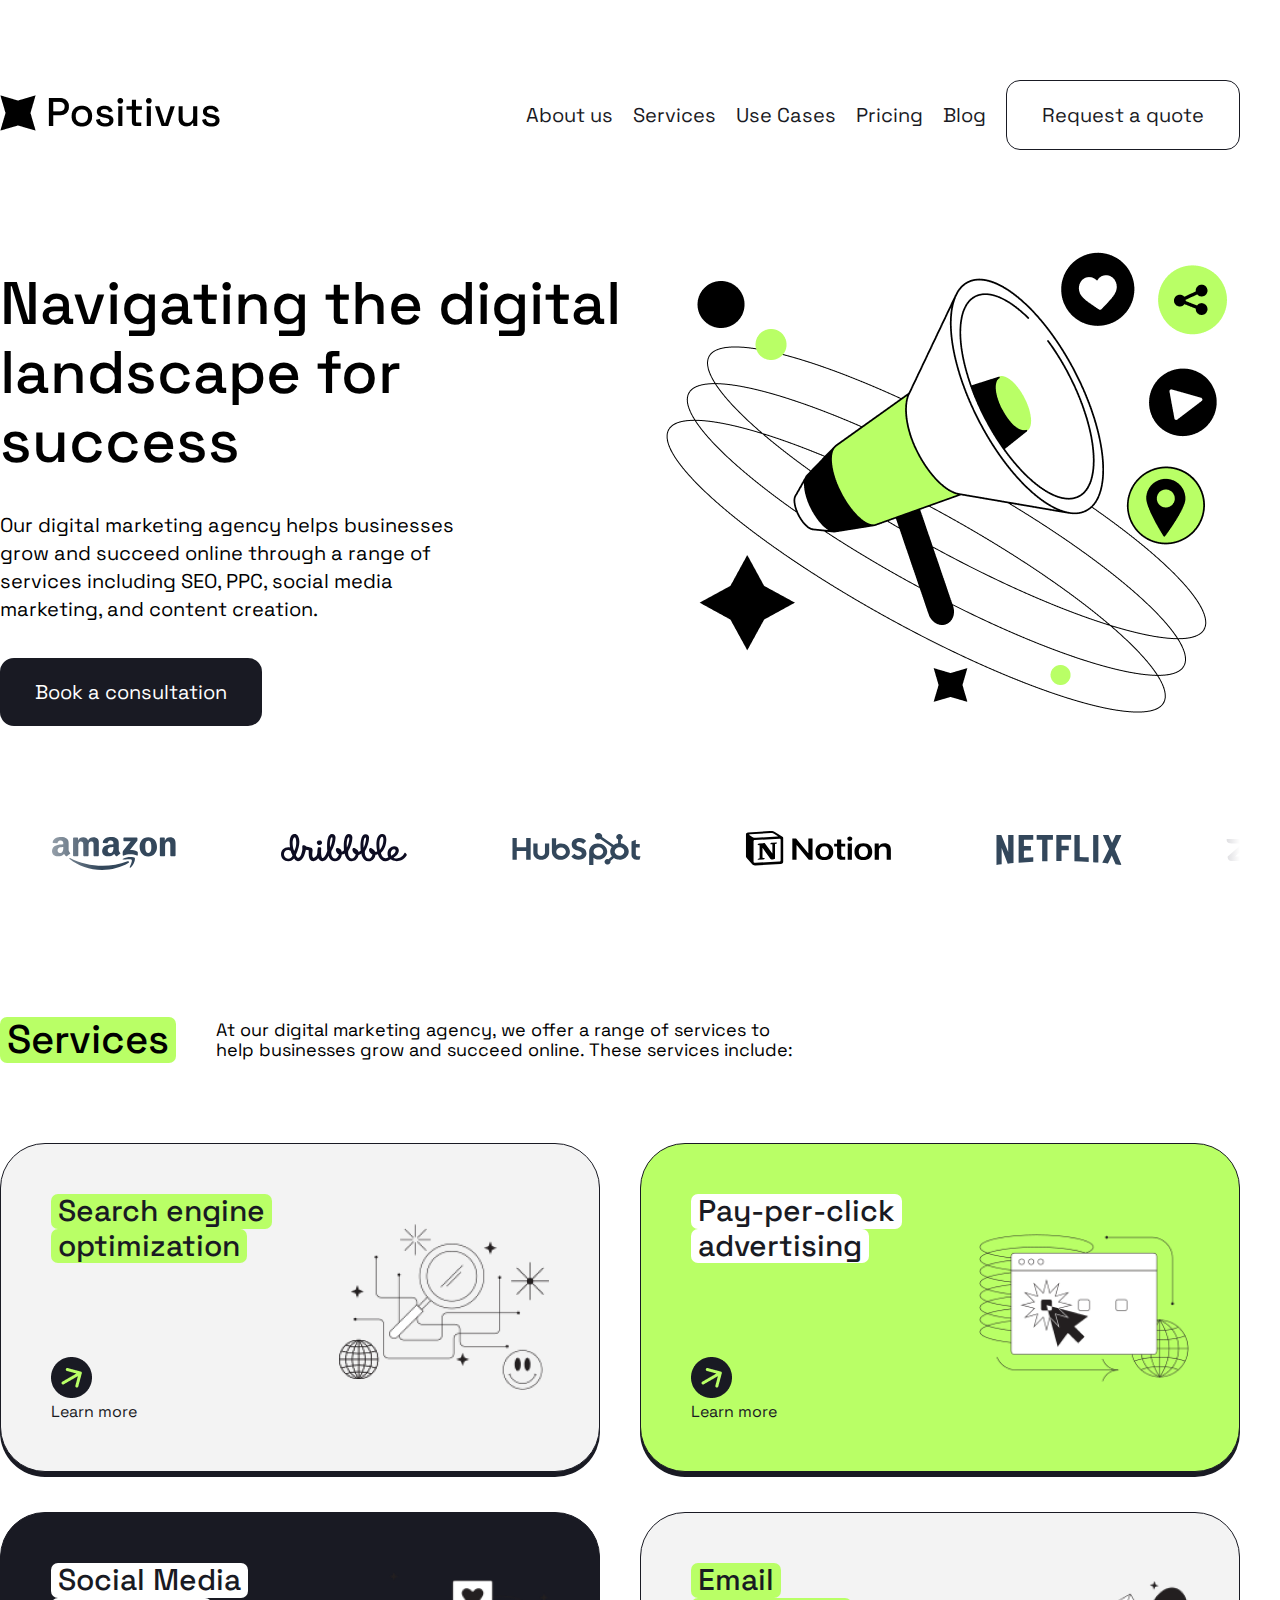
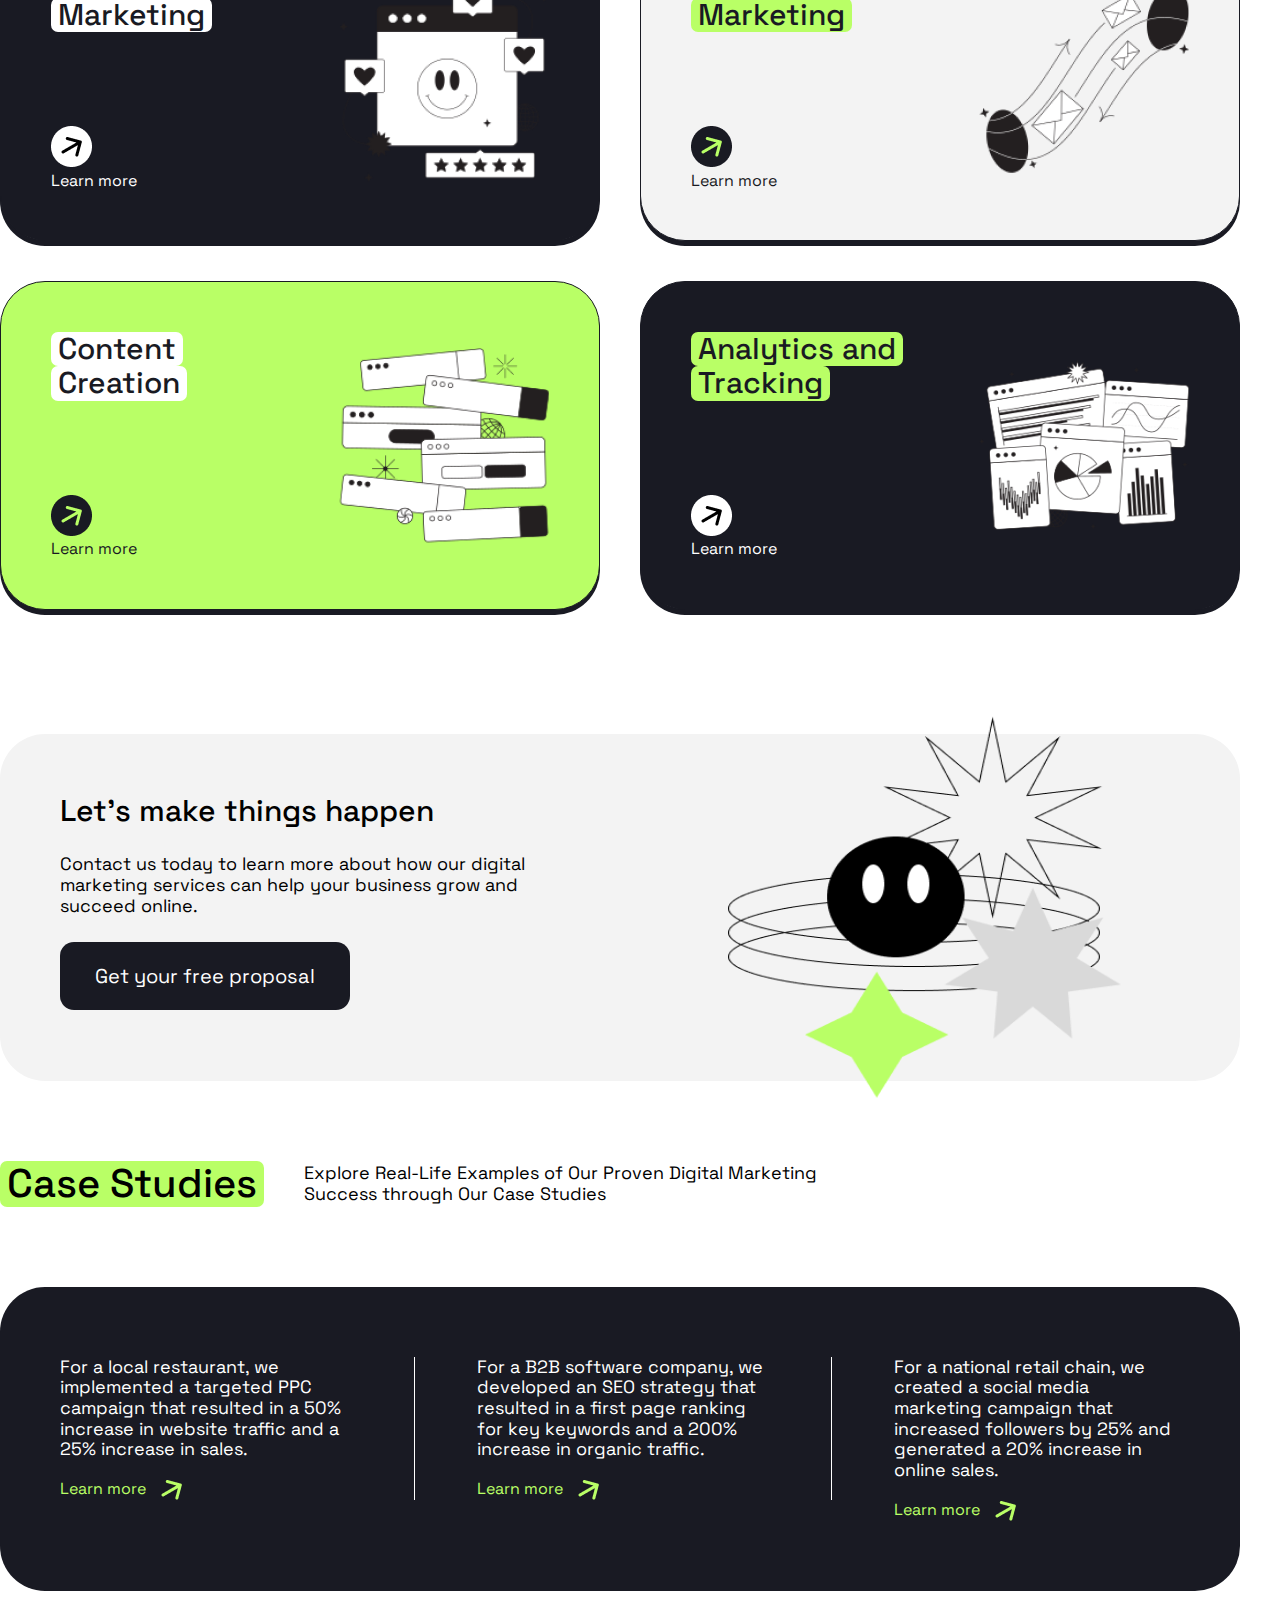
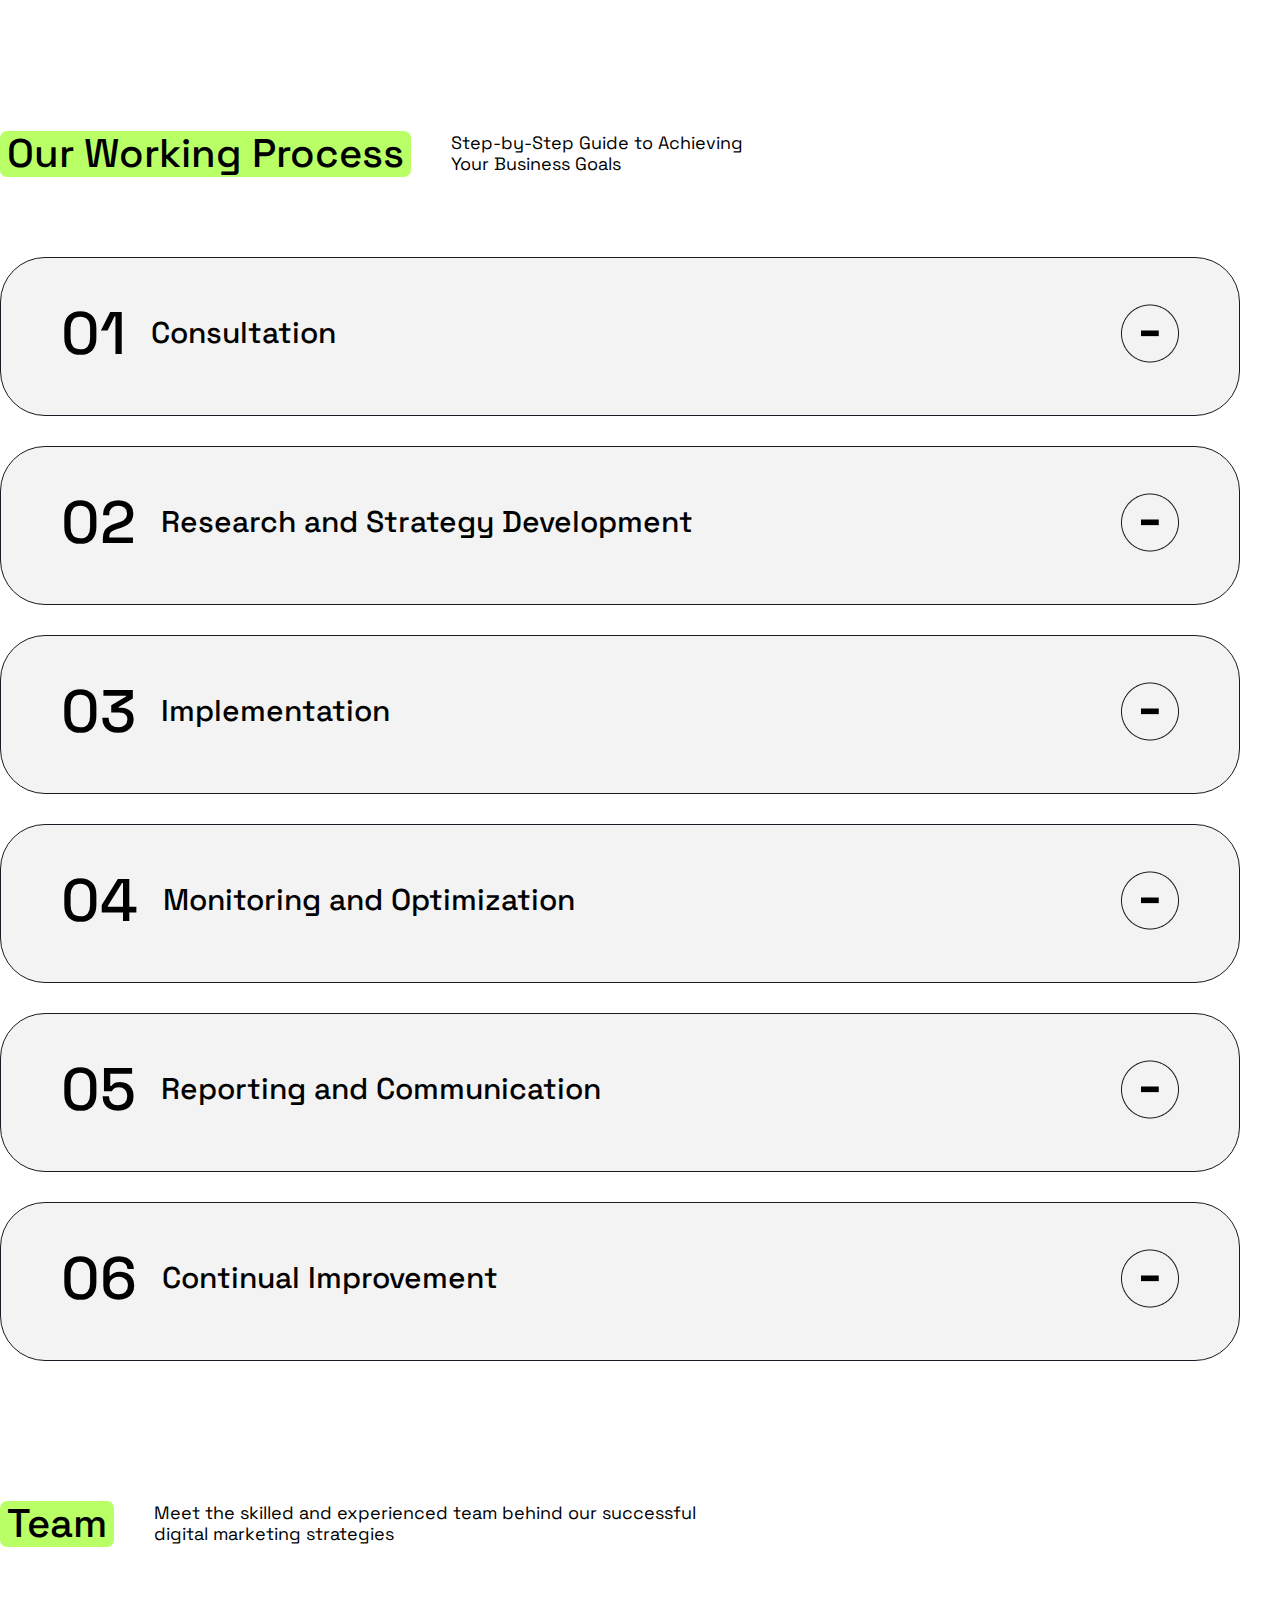
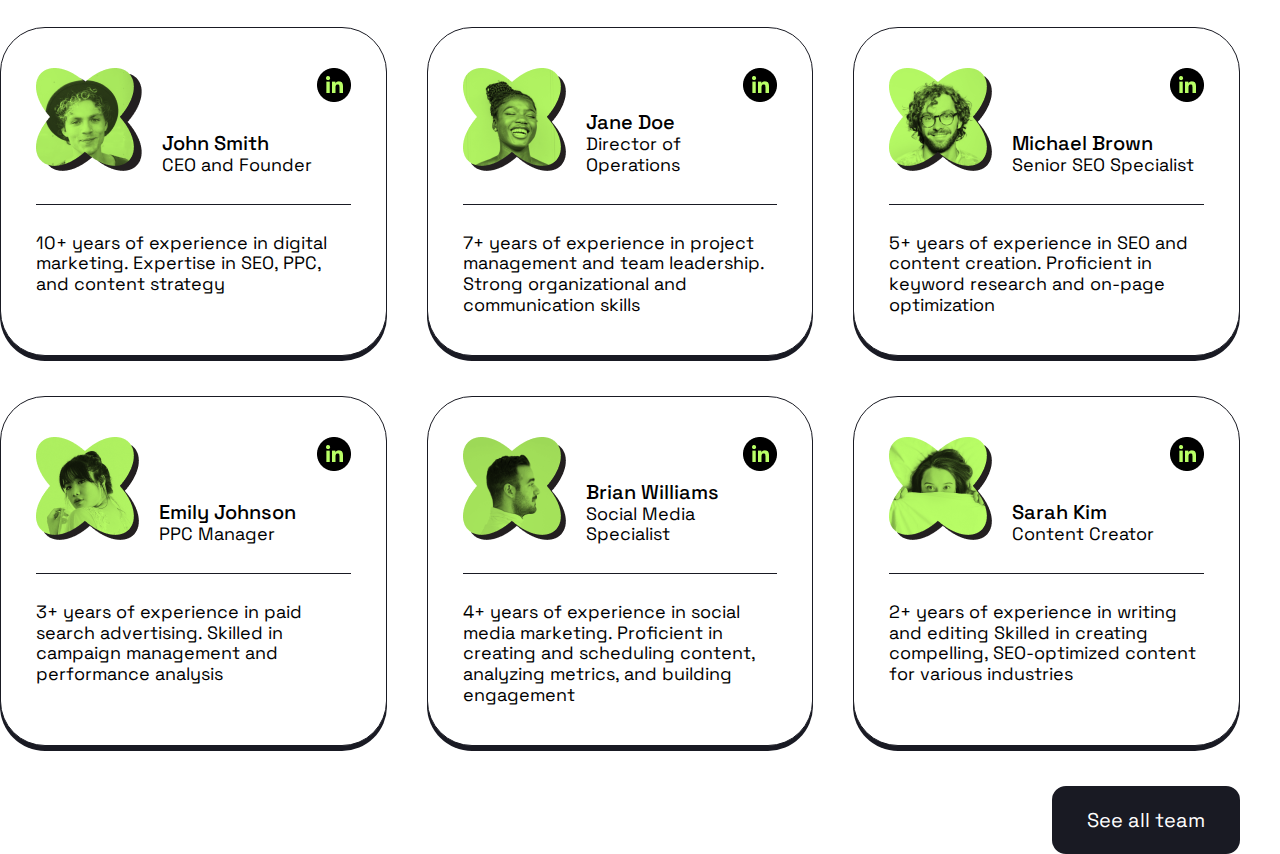
<file: index.html>
<!DOCTYPE html>
<html lang="en">
  <head>
    <meta charset="UTF-8" />
    <meta name="viewport" content="width=device-width, initial-scale=1.0" />
    <title>Document</title>
    <link rel="preconnect" href="https://fonts.googleapis.com" />
    <link rel="preconnect" href="https://fonts.gstatic.com" crossorigin />
    <link
      href="https://fonts.googleapis.com/css2?family=Space+Grotesk:wght@300..700&display=swap"
      rel="stylesheet"
    />
    <link rel="stylesheet" href="css/normalize.css" />
    <link rel="stylesheet" href="css/styles.css" />
  </head>
  <body>
    <div class="wrapper">
      <section>
        <header>
          <a href="index.html"
            ><img src="img/logo-header.png" alt="header logo"
          /></a>
          <nav>
            <ul>
              <li><a href="#">About us</a></li>
              <li><a href="#">Services</a></li>
              <li><a href="#">Use Cases</a></li>
              <li><a href="#">Pricing</a></li>
              <li><a href="#">Blog</a></li>
              <li><a href="#" class="request">Request a quote</a></li>
            </ul>
          </nav>
        </header>
        <main>
          <div>
            <h1>Navigating the digital landscape for success</h1>
            <p>
              Our digital marketing agency helps businesses grow and succeed
              online through a range of services including SEO, PPC, social
              media marketing, and content creation.
            </p>
            <a href="">Book a consultation</a>
          </div>
          <img src="img/Illustration1.png" alt="Illustration1" />
        </main>
        <div class="logo-container">
          <div class="logo-track">
            <a href="https://amazon.com"
              ><img src="img/amazon-logo.svg" alt="amazon-logo"
            /></a>
            <a href="https://dribbble.com"
              ><img
                src="img/dribble-logo.svg"
                alt="dribble-logo"
                color="#0d0c22;"
            /></a>
            <a href="https://hubspot.com"
              ><img src="img/hubspot-logo.svg" alt="hubspot-logo"
            /></a>
            <a href="https://notion.com"
              ><img src="img/notion-logo.svg" alt="notion-logo"
            /></a>
            <a href="https://netflix.com"
              ><img src="img/netflix-logo.svg" alt="netflix-logo"
            /></a>
            <a href="https://zoom.com"
              ><img src="img/zoom-logo.svg" alt="zoom-logo"
            /></a>

            <a href="https://amazon.com"
              ><img src="img/amazon-logo.svg" alt="amazon-logo"
            /></a>
            <a href="https://dribbble.com/"
              ><img
                src="img/dribble-logo.svg"
                alt="dribble-logo"
                color="#0d0c22;"
            /></a>
            <a href="https://hubspot.com"
              ><img src="img/hubspot-logo.svg" alt="hubspot-logo"
            /></a>
            <a href="https://notion.com"
              ><img src="img/notion-logo.svg" alt="notion-logo"
            /></a>
            <a href="https://netflix.com"
              ><img src="img/netflix-logo.svg" alt="netflix-logo"
            /></a>
            <a href="https://zoom.com"
              ><img src="img/zoom-logo.svg" alt="zoom-logo"
            /></a>
          </div>
        </div>
      </section>
      <!-- SERVICES -->
      <section class="services">
        <div class="services-header">
          <h3>Services</h3>
          <p>
            At our digital marketing agency, we offer a range of services to
            help businesses grow and succeed online. These services include:
          </p>
        </div>
        <!-- GRID -->
        <div class="services-grid">
          <!-- grid 1 -->
          <div class="grid-item-1">
            <div class="info-block">
              <div class="grid-item-header">
                <span class="grid-item-header-part-1">Search engine</span>
                <span class="grid-item-header-part-1">optimization</span>
              </div>
              <div>
                <a href="#">
                  <img src="img/green-arrow.png" alt="green-arrow" />
                  <p>Learn more</p>
                </a>
              </div>
            </div>
            <img src="img/grid-img-1.png" alt="grid-img-1" />
          </div>
          <!-- grid 2 -->
          <div class="grid-item-2">
            <div class="info-block">
              <div class="grid-item-header">
                <span class="grid-item-header-part-2">Pay-per-click</span>
                <span class="grid-item-header-part-2">advertising</span>
              </div>
              <div>
                <a href="#">
                  <img src="img/green-arrow.png" alt="green-arrow" />
                  <p>Learn more</p>
                </a>
              </div>
            </div>
            <img src="img/grid-img-2.png" alt="grid-img-2" />
          </div>
          <!-- grid 3 -->
          <div class="grid-item-3">
            <div class="info-block">
              <div class="grid-item-header">
                <span class="grid-item-header-part-3">Social Media</span>
                <span class="grid-item-header-part-3">Marketing</span>
              </div>
              <div>
                <a href="#">
                  <img src="img/black-arrow.png" alt="black-arrow" />
                  <p>Learn more</p>
                </a>
              </div>
            </div>
            <img src="img/grid-img-3.png" alt="grid-img-3" />
          </div>
          <!-- grid 4 -->
          <div class="grid-item-1">
            <div class="info-block">
              <div class="grid-item-header">
                <span class="grid-item-header-part-1">Email</span>
                <span class="grid-item-header-part-1">Marketing</span>
              </div>
              <div>
                <a href="#">
                  <img src="img/green-arrow.png" alt="green-arrow" />
                  <p>Learn more</p>
                </a>
              </div>
            </div>
            <img src="img/grid-img-4.png" alt="grid-img-4" />
          </div>
          <!-- grid 5 -->
          <div class="grid-item-2">
            <div class="info-block">
              <div class="grid-item-header">
                <span class="grid-item-header-part-2">Content</span>
                <span class="grid-item-header-part-2">Creation</span>
              </div>
              <div>
                <a href="#">
                  <img src="img/green-arrow.png" alt="green-arrow" />
                  <p>Learn more</p>
                </a>
              </div>
            </div>
            <img src="img/grid-img-5.png" alt="grid-img-5" />
          </div>
          <!-- grid 6 -->
          <div class="grid-item-3">
            <div class="info-block">
              <div class="grid-item-header">
                <span class="grid-item-header-part-3 greed-custom-text"
                  >Analytics and
                </span>
                <span class="grid-item-header-part-3 greed-custom-text"
                  >Tracking</span
                >
              </div>
              <div>
                <a href="#">
                  <img src="img/black-arrow.png" alt="black-arrow" />
                  <p>Learn more</p>
                </a>
              </div>
            </div>
            <img src="img/grid-img-6.png" alt="grid-img-6" />
          </div>
        </div>
        <div class="lead-block-1">
          <div>
            <h3>Let’s make things happen</h3>
            <p>
              Contact us today to learn more about how our digital marketing
              services can help your business grow and succeed online.
            </p>
            <a href="#">Get your free proposal</a>
          </div>
          <img src="img/grid-img-7.png" alt="grid-img-7" />
        </div>
      </section>
      <!-- CASES -->
      <section class="cases">
        <div class="cases-header">
          <h3>Case Studies</h3>
          <p>
            Explore Real-Life Examples of Our Proven Digital Marketing Success
            through Our Case Studies
          </p>
        </div>
        <div class="cases-block">
          <div>
            <p>
              For a local restaurant, we implemented a targeted PPC campaign
              that resulted in a 50% increase in website traffic and a 25%
              increase in sales.
            </p>
            <a href="#">
              Learn more
              <img src="img/green-arrow-small.png" alt="green-arrow-small" />
            </a>
          </div>
          <div>
            <p>
              For a B2B software company, we developed an SEO strategy that
              resulted in a first page ranking for key keywords and a 200%
              increase in organic traffic.
            </p>
            <a href="#">
              Learn more
              <img src="img/green-arrow-small.png" alt="green-arrow-small" />
            </a>
          </div>
          <div>
            <p>
              For a national retail chain, we created a social media marketing
              campaign that increased followers by 25% and generated a 20%
              increase in online sales.
            </p>
            <a href="#">
              Learn more
              <img src="img/green-arrow-small.png" alt="green-arrow-small" />
            </a>
          </div>
        </div>
      </section>

      <!-- WORKING PROCESS -->
      <section class="process">
        <div class="process-header">
          <h3>Our Working Process</h3>
          <p>Step-by-Step Guide to Achieving Your Business Goals</p>
        </div>

        <div class="process-step">
          <div class="top-block">
            <div class="text-block">
              <h1>01</h1>
              <h2>Consultation</h2>
            </div>
            <img src="img/minus-icon.png" alt="minus-icon" class="icon-img" />
          </div>
          <p>
            During the initial consultation, we will discuss your business goals
            and objectives, target audience, and current marketing efforts. This
            will allow us to understand your needs and tailor our services to
            best fit your requirements.
          </p>
        </div>

        <div class="process-step">
          <div class="top-block">
            <div class="text-block">
              <h1>02</h1>
              <h2>Research and Strategy Development</h2>
            </div>
            <img src="img/minus-icon.png" alt="minus-icon" class="icon-img" />
          </div>
          <p>
            During the initial consultation, we will discuss your business goals
            and objectives, target audience, and current marketing efforts. This
            will allow us to understand your needs and tailor our services to
            best fit your requirements.
          </p>
        </div>

        <div class="process-step">
          <div class="top-block">
            <div class="text-block">
              <h1>03</h1>
              <h2>Implementation</h2>
            </div>
            <img src="img/minus-icon.png" alt="minus-icon" class="icon-img" />
          </div>
          <p>
            During the initial consultation, we will discuss your business goals
            and objectives, target audience, and current marketing efforts. This
            will allow us to understand your needs and tailor our services to
            best fit your requirements.
          </p>
        </div>

        <div class="process-step">
          <div class="top-block">
            <div class="text-block">
              <h1>04</h1>
              <h2>Monitoring and Optimization</h2>
            </div>
            <img src="img/minus-icon.png" alt="minus-icon" class="icon-img" />
          </div>
          <p>
            During the initial consultation, we will discuss your business goals
            and objectives, target audience, and current marketing efforts. This
            will allow us to understand your needs and tailor our services to
            best fit your requirements.
          </p>
        </div>

        <div class="process-step">
          <div class="top-block">
            <div class="text-block">
              <h1>05</h1>
              <h2>Reporting and Communication</h2>
            </div>
            <img src="img/minus-icon.png" alt="minus-icon" class="icon-img" />
          </div>
          <p>
            During the initial consultation, we will discuss your business goals
            and objectives, target audience, and current marketing efforts. This
            will allow us to understand your needs and tailor our services to
            best fit your requirements.
          </p>
        </div>

        <div class="process-step">
          <div class="top-block">
            <div class="text-block">
              <h1>06</h1>
              <h2>Continual Improvement</h2>
            </div>
            <img src="img/minus-icon.png" alt="minus-icon" class="icon-img" />
          </div>
          <p>
            During the initial consultation, we will discuss your business goals
            and objectives, target audience, and current marketing efforts. This
            will allow us to understand your needs and tailor our services to
            best fit your requirements.
          </p>
        </div>
      </section>

      <!-- TEAM -->
      <section class="team">
        <div class="team-header">
          <h3>Team</h3>
          <p>
            Meet the skilled and experienced team behind our successful digital
            marketing strategies
          </p>
        </div>
        <div class="team-grid">
          <div class="team-item">
            <div class="title-block">
              <img src="img/team-photo/john-smith.png" alt="john smith" />
              <div class="title-text">
                <h3>John Smith</h3>
                <p>CEO and Founder</p>
              </div>
              <a href="linkedin.com"
                ><img
                  src="img/team-photo/linkedin-icon-small.png"
                  alt="linkedin-icon-small"
              /></a>
            </div>
            <p>
              10+ years of experience in digital marketing. Expertise in SEO,
              PPC, and content strategy
            </p>
          </div>

          <div class="team-item">
            <div class="title-block">
              <img src="img/team-photo/jane-doe.png" alt="jane doe" />
              <div class="title-text">
                <h3>Jane Doe</h3>
                <p>Director of Operations</p>
              </div>
              <a href="linkedin.com"
                ><img
                  src="img/team-photo/linkedin-icon-small.png"
                  alt="linkedin-icon-small"
              /></a>
            </div>
            <p>
              7+ years of experience in project management and team leadership.
              Strong organizational and communication skills
            </p>
          </div>

          <div class="team-item">
            <div class="title-block">
              <img
                src="img/team-photo/michael-brown.png"
                alt="michael michael-brown"
              />
              <div class="title-text">
                <h3>Michael Brown</h3>
                <p>Senior SEO Specialist</p>
              </div>
              <a href="linkedin.com"
                ><img
                  src="img/team-photo/linkedin-icon-small.png"
                  alt="linkedin-icon-small"
              /></a>
            </div>
            <p>
              5+ years of experience in SEO and content creation. Proficient in
              keyword research and on-page optimization
            </p>
          </div>

          <div class="team-item">
            <div class="title-block">
              <img src="img/team-photo/emily-Johnson.png" alt="emily-Johnson" />
              <div class="title-text">
                <h3>Emily Johnson</h3>
                <p>PPC Manager</p>
              </div>
              <a href="linkedin.com"
                ><img
                  src="img/team-photo/linkedin-icon-small.png"
                  alt="linkedin-icon-small"
              /></a>
            </div>
            <p>
              3+ years of experience in paid search advertising. Skilled in
              campaign management and performance analysis
            </p>
          </div>

          <div class="team-item">
            <div class="title-block">
              <img
                src="img/team-photo/Brian-Williams.png"
                alt="Brian-Williams"
              />
              <div class="title-text">
                <h3>Brian Williams</h3>
                <p>Social Media Specialist</p>
              </div>
              <a href="linkedin.com"
                ><img
                  src="img/team-photo/linkedin-icon-small.png"
                  alt="linkedin-icon-small"
              /></a>
            </div>
            <p>
              4+ years of experience in social media marketing. Proficient in
              creating and scheduling content, analyzing metrics, and building
              engagement
            </p>
          </div>

          <div class="team-item">
            <div class="title-block">
              <img src="img/team-photo/sarah-kim.png" alt="sarah-kim" />
              <div class="title-text">
                <h3>Sarah Kim</h3>
                <p>Content Creator</p>
              </div>
              <a href="linkedin.com"
                ><img
                  src="img/team-photo/linkedin-icon-small.png"
                  alt="linkedin-icon-small"
              /></a>
            </div>
            <p>
              2+ years of experience in writing and editing Skilled in creating
              compelling, SEO-optimized content for various industries
            </p>
          </div>
        </div>
        <a href="#">See all team</a>
      </section>
    </div>
  </body>
</html>
</file>
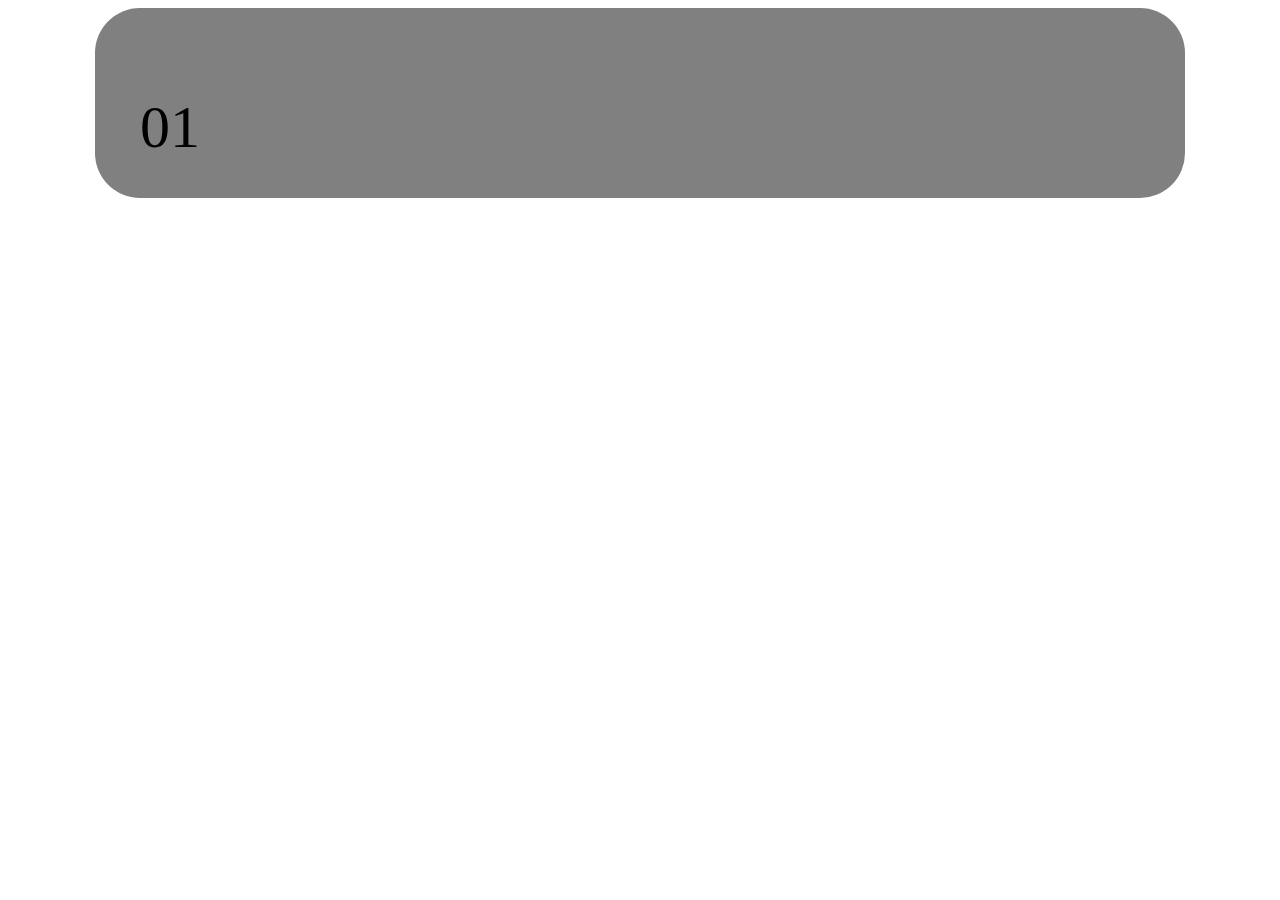
<file: test.html>
<!DOCTYPE html>
<html lang="en">
  <head>
    <meta charset="UTF-8" />
    <meta name="viewport" content="width=device-width, initial-scale=1.0" />
    <title>Document</title>
    <link rel="stylesheet" href="teststyle.css" />
  </head>
  <body>
    <div class="wrapper">
      <h1>01</h1>
      <h2>Consultation</h2>

      <p>
        During the initial consultation, we will discuss your business goals and
        objectives, target audience, and current marketing efforts. This will
        allow us to understand your needs and tailor our services to best fit
        your requirements.
      </p>
    </div>
  </body>
</html>
</file>
<file: css/styles.css>
:root {
  /* FOONT */
  --font-family: "Space Grotesk", sans-serif;
  /* COLORS */
  --green: #B9FF66;
  --dark: #191A23;
  --grey: #F3F3F3;
  --white: #ffffff;
}

body {
  font-family: var(--font-family);
  width: 1440px;
  background: #ffffff;
  margin: 0 auto;
}

.wrapper {
  width: 1240px;
}

header {
  display: flex;
  flex-direction: row;
  justify-content: space-between;
  align-items: center;
  margin-top: 80px;
}
header ul {
  display: flex;
  gap: 20px;
  align-items: center;
}
header li a {
  color: var(--dark);
  font-weight: 400;
  font-size: 20px;
  line-height: 140%;
}

a.request {
  border: 1px solid var(--dark);
  border-radius: 14px;
  padding: 20px 35px;
}

main {
  display: flex;
  flex-direction: row;
  justify-content: space-between;
  align-items: center;
  margin-top: 90px;
}
main div {
  flex-direction: column;
  justify-content: center;
}
main h1 {
  font-family: var(--font-family);
  font-weight: 500;
  font-size: 60px;
  color: var(--black);
  margin-bottom: 35px;
}
main p {
  font-weight: 400;
  font-size: 20px;
  line-height: 140%;
  color: var(--black);
  width: 498px;
  margin-bottom: 35px;
}
main a {
  background: var(--dark);
  color: var(--grey);
  padding: 10px;
  text-align: center;
  border-radius: 14px;
  padding: 20px 35px;
  font-weight: 400;
  font-size: 20px;
  line-height: 140%;
  color: var(--white);
}

.logo-container {
  display: flex;
  margin-top: 70px;
  color: #33475b;
  overflow: hidden;
  position: relative;
  width: 100%;
}

.logo-container {
  position: relative;
}
.logo-container::before, .logo-container::after {
  content: "";
  position: absolute;
  top: 0;
  bottom: 0;
  width: 100px;
  pointer-events: none;
  z-index: 2;
}
.logo-container::before {
  left: 0;
  background: linear-gradient(to right, rgb(255, 255, 255), rgba(255, 255, 255, 0));
}
.logo-container::after {
  right: 0;
  background: linear-gradient(to left, rgb(255, 255, 255), rgba(255, 255, 255, 0));
}

.logo-track {
  display: inline-flex;
  animation: scroll 120s linear infinite;
  white-space: nowrap;
}
.logo-track img {
  margin: 0 52px;
}

@keyframes scroll {
  0% {
    transform: translateX(0);
  }
  100% {
    transform: translateX(-50%);
  }
}
.services {
  display: flex;
  flex-direction: column;
  margin-top: 140px;
  margin-bottom: 80px;
}

.services-header, .cases-header, .process-header, .team-header {
  display: flex;
  flex-direction: row;
  align-items: center;
  margin-bottom: 80px;
}
.services-header h3, .cases-header h3, .process-header h3, .team-header h3 {
  margin: 0;
  font-weight: 500;
  font-size: 40px;
  color: var(--black);
  border-radius: 7px;
  padding: 0px 7px;
  background: var(--green);
  text-align: center;
  margin-right: 40px;
}
.services-header p, .cases-header p, .process-header p, .team-header p {
  font-weight: 400;
  font-size: 18px;
  color: var(--black);
  width: 580px;
}

.services-grid {
  display: grid;
  gap: 40px;
  width: 1240px;
  grid-template-columns: 1fr 1fr;
  margin-bottom: 124px;
}
.services-grid a:hover {
  text-decoration: underline;
}

.grid-item-1 {
  display: flex;
  flex-direction: row;
  justify-content: space-between;
  align-items: center;
  border: 1px solid var(--dark);
  border-radius: 45px;
  padding: 50px;
  box-shadow: 0 5px 0 0 var(--dark);
  background: var(--grey);
}
.grid-item-1:hover {
  transform: scale(1.05);
  transition: transform 0.3s ease;
}

.info-block {
  display: flex;
  flex-direction: column;
}

.grid-item-header {
  display: inline-block;
  margin-bottom: 94px;
}

.grid-item-header-part-1 {
  display: block;
  background: var(--green);
  border-radius: 7px;
  padding: 0px 7px;
  font-weight: 500;
  font-size: 30px;
  color: var(--dark);
  width: fit-content;
}

.grid-item-2 {
  display: flex;
  flex-direction: row;
  justify-content: space-between;
  align-items: center;
  border: 1px solid var(--dark);
  border-radius: 45px;
  padding: 50px;
  box-shadow: 0 5px 0 0 var(--dark);
  background: var(--green);
}
.grid-item-2:hover {
  transform: scale(1.05);
  transition: transform 0.3s ease;
}

.grid-item-header-part-2 {
  display: block;
  background: var(--white);
  border-radius: 7px;
  padding: 0px 7px;
  font-weight: 500;
  font-size: 30px;
  color: var(--dark);
  width: fit-content;
}

.grid-item-3 {
  display: flex;
  flex-direction: row;
  justify-content: space-between;
  align-items: center;
  border: 1px solid var(--dark);
  border-radius: 45px;
  padding: 50px;
  box-shadow: 0 5px 0 0 var(--dark);
  background: var(--dark);
}
.grid-item-3:hover {
  transform: scale(1.05);
  transition: transform 0.3s ease;
}
.grid-item-3 a {
  color: var(--white);
}

.grid-item-header-part-3 {
  display: block;
  background: var(--white);
  border-radius: 7px;
  padding: 0px 7px;
  font-weight: 500;
  font-size: 30px;
  color: var(--dark);
  width: fit-content;
}

.greed-custom-text {
  background: var(--green);
}

.lead-block-1 {
  display: flex;
  justify-content: flex-start;
  width: 1240px;
  background-color: var(--grey);
  border-radius: 45px;
  height: 347px;
  overflow: visible;
  padding-left: 60px;
  box-sizing: border-box;
}
.lead-block-1 div {
  margin-right: 186px;
  margin-top: 60px;
}
.lead-block-1 h3 {
  font-family: var(--font-family);
  font-weight: 500;
  font-size: 30px;
  color: var(--black);
  margin-bottom: 26px;
  width: 500px;
}
.lead-block-1 p {
  font-family: var(--font-family);
  font-weight: 400;
  font-size: 18px;
  color: var(--black);
  margin-bottom: 26px;
  width: 500px;
}
.lead-block-1 img {
  transform: scale(1.1);
}
.lead-block-1 a {
  border-radius: 14px;
  padding: 20px 35px;
  background: var(--dark);
  font-family: var(--font-family);
  font-weight: 400;
  font-size: 20px;
  line-height: 140%;
  text-align: center;
  color: var(--white);
}

.cases-block {
  display: flex;
  justify-content: space-between;
  width: 100%;
  background: var(--dark);
  border-radius: 45px;
  padding: 70px 60px;
  box-sizing: border-box;
  align-items: baseline;
  margin-bottom: 140px;
}
.cases-block div {
  width: 286px;
  border-right: 1px solid var(--white);
  padding-right: 68px;
}
.cases-block div:last-child {
  padding-right: 0px;
  border: none;
}
.cases-block div p {
  font-family: var(--font-family);
  font-weight: 400;
  font-size: 18px;
  color: var(--white);
  margin-bottom: 20px;
}
.cases-block div a {
  display: flex;
  color: var(--green);
  gap: 15px;
}

.process {
  margin-bottom: 140px;
}

.process-header p {
  width: 292px;
}

.process-step {
  display: flex;
  flex-direction: column;
  overflow: hidden;
  transition: 1s ease;
  background: var(--grey);
  padding-top: 41px;
  padding-left: 60px;
  padding-right: 60px;
  border: 1px solid var(--dark);
  border-radius: 45px;
  height: 159px;
  box-sizing: border-box;
  margin-bottom: 30px;
}
.process-step p {
  opacity: 0;
  font-family: var(--font-family);
  font-weight: 400;
  font-size: 18px;
  color: var(--black);
  margin-top: 30px;
}
.process-step .top-block {
  display: flex;
  justify-content: space-between;
  align-items: center;
  padding-bottom: 30px;
  box-sizing: border-box;
}
.process-step .top-block .text-block {
  display: flex;
  align-items: center;
}
.process-step .top-block .text-block h1 {
  font-family: var(--font-family);
  font-weight: 500;
  font-size: 60px;
  color: var(--black);
  margin-right: 25px;
}
.process-step .top-block .text-block h2 {
  font-family: var(--font-family);
  font-weight: 500;
  font-size: 30px;
  color: var(--black);
}
.process-step:hover {
  height: 279px;
  background: var(--green);
  padding-bottom: 41px;
}
.process-step:hover p {
  opacity: 1;
}
.process-step:hover .top-block {
  border-bottom: 1px solid var(--dark);
}

.team {
  margin-bottom: 100px;
}
.team > a {
  display: inline;
  float: right;
  font-family: var(--font-family);
  font-weight: 400;
  font-size: 20px;
  line-height: 140%;
  text-align: center;
  color: var(--white);
  background: var(--dark);
  border-radius: 14px;
  padding: 20px 35px;
}

.team-grid {
  display: grid;
  gap: 40px;
  grid-template-columns: 1fr 1fr 1fr;
  margin-bottom: 40px;
}

.team-item {
  border: 1px solid var(--dark);
  border-radius: 45px;
  padding: 40px 35px;
  box-shadow: 0 5px 0 0 var(--dark);
  background: var(--white);
  transition: 1s ease;
}
.team-item > p {
  font-family: var(--font-family);
  font-weight: 400;
  font-size: 18px;
  color: var(--black);
  margin-top: 28px;
}
.team-item:hover {
  transform: scale(1.05);
}

.title-block {
  display: flex;
  position: relative;
  align-items: last baseline;
  padding-bottom: 28px;
  border-bottom: 1px solid var(--dark);
}
.title-block .title-text {
  display: flex;
  flex-direction: column;
  margin-left: 20px;
}
.title-block .title-text h3 {
  font-family: var(--font-family);
  font-weight: 500;
  font-size: 20px;
  color: var(--black);
}
.title-block .title-text p {
  font-family: var(--font-family);
  font-weight: 400;
  font-size: 18px;
  color: var(--black);
}
.title-block > a {
  position: absolute;
  top: 0;
  right: 0;
}/*# sourceMappingURL=styles.css.map */
</file>
<file: teststyle.css>
.wrapper {
    background: grey;
    width: 1000px;
    border-radius: 45px;
    padding: 45px;
    margin: 0 auto;
    height: 100px;
    overflow: hidden;
    transition: 1s ease;
}

.wrapper:hover {
    background: green;
    height: 300px;
    
}

h1 {
    font-family: var(--font-family);
    font-weight: 500;
    font-size: 60px;
    color: black;
}

h2 {
    font-family: var(--font-family);
    font-weight: 500;
    font-size: 30px;
    color: black;
}
</file>
